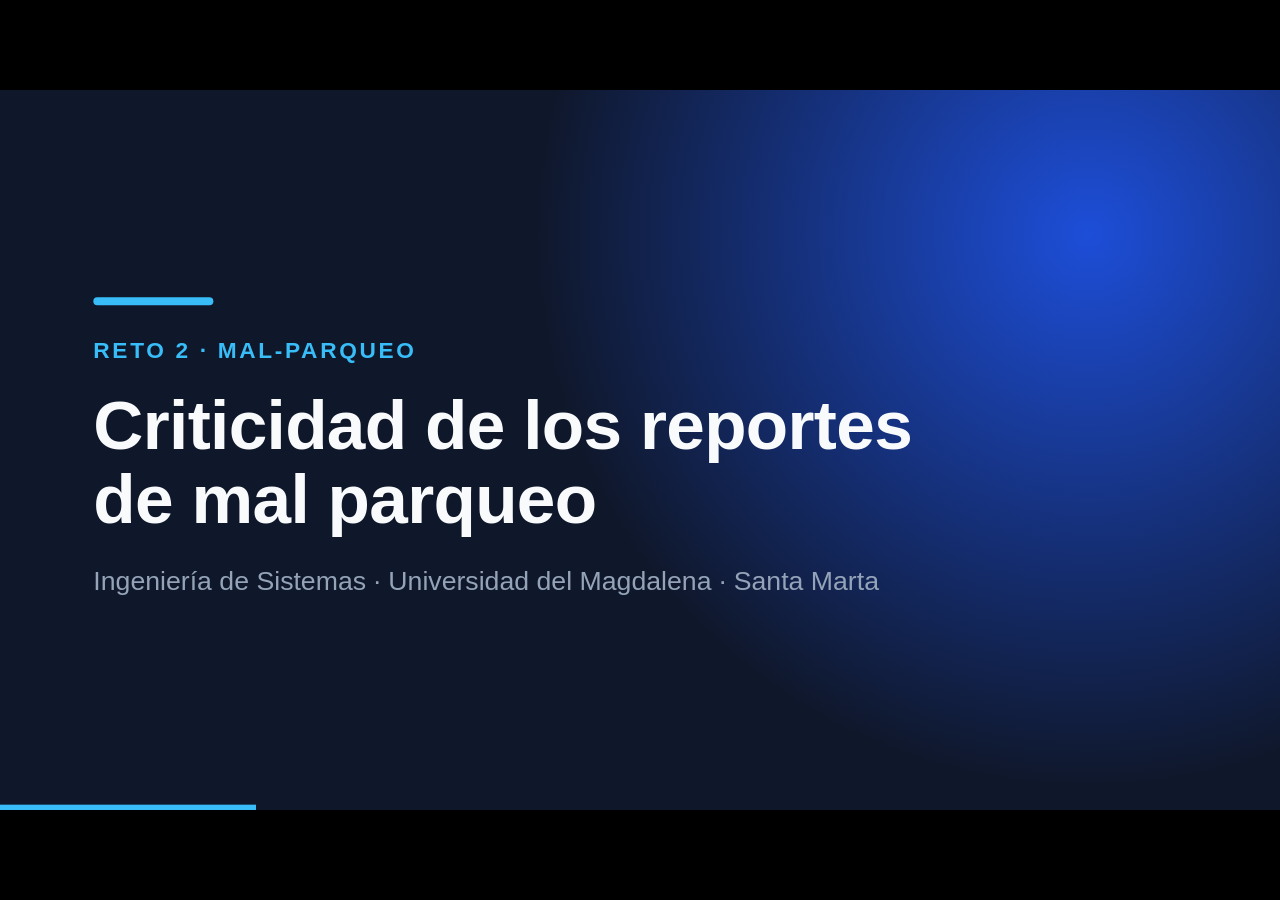
<file: documentos/sustentacion/slides-criticidad.html>
<!DOCTYPE html>
<html lang="es-CO">
<head>
<meta charset="utf-8">
<meta name="viewport" content="width=device-width, initial-scale=1">
<title>Criticidad de los reportes de mal parqueo</title>
<style>
  :root{
    --bg:#0f172a; --panel:#1e293b; --ink:#f8fafc; --muted:#94a3b8;
    --accent:#38bdf8; --alto:#ef4444; --medio:#f59e0b; --bajo:#22c55e;
  }
  *{box-sizing:border-box;margin:0;padding:0}
  html,body{height:100%;background:#000;overflow:hidden;
    font-family:"Segoe UI",Roboto,"Helvetica Neue",Arial,sans-serif;color:var(--ink)}
  #stage{position:absolute;left:50%;top:50%;width:1920px;height:1080px;
    transform-origin:center center;background:var(--bg)}
  .slide{position:absolute;inset:0;padding:110px 140px 120px;display:none;flex-direction:column}
  .slide.active{display:flex}
  .body{flex:1;display:flex;flex-direction:column;justify-content:center;padding-bottom:40px}
  h1{font-size:104px;line-height:1.08;font-weight:800;letter-spacing:-1px}
  h2{font-size:72px;font-weight:800;margin-bottom:56px;letter-spacing:-.5px}
  h2 .tag{color:var(--accent)}
  .kicker{font-size:34px;color:var(--accent);font-weight:700;text-transform:uppercase;letter-spacing:4px;margin-bottom:36px}
  .sub{font-size:40px;color:var(--muted);margin-top:44px}
  .footer{position:absolute;left:140px;right:140px;bottom:50px;display:flex;justify-content:space-between;
    font-size:24px;color:var(--muted)}
  /* Title */
  .title{justify-content:center;background:radial-gradient(circle at 85% 20%,#1d4ed8 0,transparent 45%),var(--bg)}
  .title .bar{width:180px;height:12px;background:var(--accent);border-radius:6px;margin-bottom:48px}
  /* Formula */
  .formula{display:flex;align-items:stretch;gap:28px}
  .term{flex:1;background:var(--panel);border-radius:28px;padding:48px 48px;border-top:10px solid var(--accent)}
  .term h3{font-size:52px;margin-bottom:28px}
  .term p{font-size:44px;line-height:1.6;color:#cbd5e1}
  .term b{color:var(--ink);font-size:52px}
  .op{font-size:90px;font-weight:800;color:var(--accent);align-self:center}
  .levels{display:flex;gap:28px;margin-top:64px}
  .lvl{flex:1;border-radius:22px;padding:34px;text-align:center;font-size:44px;font-weight:700;color:#0f172a}
  .lvl span{font-weight:500}
  /* OSM */
  .osm{display:flex;gap:28px;align-items:stretch}
  .chip{background:var(--panel);border-radius:28px;padding:44px 44px;flex:1;display:flex;flex-direction:column;justify-content:center}
  .chip .lbl{font-size:30px;color:var(--muted);margin-bottom:14px}
  .chip .val{font-size:58px;font-weight:800}
  .chip .eq{margin-top:16px}
  .arrow{align-self:center;font-size:90px;color:var(--accent);font-weight:800}
  .strike{color:var(--alto)} .ok{color:var(--bajo)}
  .eq{font-size:36px;color:#cbd5e1;margin-top:56px;line-height:1.5}
  .eq b{color:var(--ink)}
  .note{margin-top:40px;font-size:36px;color:var(--muted)}
  /* Before / after */
  .ba{display:flex;flex-direction:column;gap:64px}
  .row{display:flex;align-items:center;gap:36px}
  .row .name{width:260px;font-size:48px;font-weight:700}
  .stack{flex:1;height:150px;display:flex;border-radius:18px;overflow:hidden;background:#334155}
  .seg{display:flex;align-items:center;justify-content:center;font-size:48px;font-weight:800;color:#0f172a}
  .pts{width:320px;text-align:right;font-size:80px;font-weight:800}
  .pts small{font-size:30px;color:var(--muted);font-weight:500}
  .legend{display:flex;gap:44px;font-size:32px;color:#cbd5e1;margin-top:10px}
  .legend i{display:inline-block;width:30px;height:30px;border-radius:8px;margin-right:12px;vertical-align:-4px}
  .delta{margin-top:30px;font-size:40px;color:var(--muted)}
  .delta b{color:var(--accent)}
  /* Ranking */
  .rank{display:flex;flex-direction:column;gap:16px}
  .r{display:flex;align-items:center;gap:28px}
  .r .id{width:170px;font-size:38px;font-weight:700}
  .r .track{flex:1;height:66px}
  .r .fill{height:100%;border-radius:12px;background:var(--accent);display:flex;align-items:center;
    justify-content:flex-end;padding-right:18px;font-size:34px;font-weight:800;color:#0f172a;min-width:80px}
  .r:first-child .fill{background:var(--alto);color:#fff}
  /* nav */
  #prog{position:absolute;left:0;bottom:0;height:8px;background:var(--accent);transition:width .3s}
</style>
</head>
<body>
<div id="stage">

  <section class="slide title">
    <div class="bar"></div>
    <div class="kicker">Reto 2 · mal-parqueo</div>
    <h1>Criticidad de los reportes<br>de mal parqueo</h1>
    <div class="sub">Ingeniería de Sistemas · Universidad del Magdalena · Santa Marta</div>
  </section>

  <section class="slide">
    <h2>¿Cómo se calcula el <span class="tag">puntaje</span>?</h2>
    <div class="body">
    <div class="formula">
      <div class="term"><h3>Categoría</h3><p>Doble fila <b>3</b><br>Andén <b>2</b></p></div>
      <div class="op">+</div>
      <div class="term"><h3>Tipo de vía</h3><p>Arterial <b>3</b><br>Secundaria <b>1</b></p></div>
      <div class="op">+</div>
      <div class="term"><h3>Franja</h3><p>Pico <b>3</b><br>Valle <b>1</b></p></div>
    </div>
    <div class="levels">
      <div class="lvl" style="background:var(--bajo)">Bajo <span>0–4</span></div>
      <div class="lvl" style="background:var(--medio)">Medio <span>5–6</span></div>
      <div class="lvl" style="background:var(--alto);color:#fff">Alto <span>7–9</span></div>
    </div>
    </div>
  </section>

  <section class="slide">
    <h2>Corrección con <span class="tag">OpenStreetMap</span></h2>
    <div class="body">
    <div class="osm">
      <div class="chip">
        <div class="lbl">9 tramos · UNI-01…09</div>
        <div class="val strike">Arterial</div>
      </div>
      <div class="arrow">→</div>
      <div class="chip">
        <div class="lbl">OSM · vía 314669784</div>
        <div class="val">Calle 29H3</div>
        <div class="eq">highway=<b>residential</b></div>
      </div>
      <div class="arrow">→</div>
      <div class="chip">
        <div class="lbl">Reclasificados como</div>
        <div class="val ok">Secundaria</div>
      </div>
    </div>
    <div class="eq">primary / trunk = <b>arterial</b> · secondary / tertiary / residential = <b>secundaria</b></div>
    <div class="note">Pesos y rangos no se cambiaron.</div>
    </div>
  </section>

  <section class="slide">
    <h2>Antes <span class="tag">vs</span> después</h2>
    <div class="body">
    <div class="ba">
      <div class="row">
        <div class="name">Antes</div>
        <div class="stack"><div class="seg" style="width:100%;background:var(--alto);color:#fff">30 Alto</div></div>
        <div class="pts">243 <small>pts</small></div>
      </div>
      <div class="row">
        <div class="name">Después</div>
        <div class="stack">
          <div class="seg" style="width:26.67%;background:var(--alto);color:#fff">8 Alto</div>
          <div class="seg" style="width:73.33%;background:var(--medio)">22 Medio</div>
        </div>
        <div class="pts">183 <small>pts</small></div>
      </div>
    </div>
    <div class="legend" style="margin-top:56px">
      <span><i style="background:var(--alto)"></i>Alto</span>
      <span><i style="background:var(--medio)"></i>Medio</span>
      <span><i style="background:var(--bajo)"></i>Bajo (0 en ambos casos)</span>
    </div>
    </div>
  </section>

  <section class="slide">
    <h2>Ranking de tramos por <span class="tag">puntaje</span></h2>
    <div class="rank" id="rank"></div>
  </section>

  <div id="prog"></div>
</div>

<script>
(function(){
  var data=[["UNI-04",50],["UNI-03",33],["UNI-05",25],["UNI-07",23],["UNI-02",22],
            ["UNI-09",12],["UNI-06",7],["UNI-08",6],["UNI-01",5]];
  var max=50, rank=document.getElementById('rank');
  data.forEach(function(d){
    var r=document.createElement('div'); r.className='r';
    r.innerHTML='<div class="id">'+d[0]+'</div><div class="track"><div class="fill" style="width:'+
      (d[1]/max*100)+'%">'+d[1]+'</div></div>';
    rank.appendChild(r);
  });

  var slides=[].slice.call(document.querySelectorAll('.slide')), i=0;
  var stage=document.getElementById('stage'), prog=document.getElementById('prog');
  function fit(){
    var s=Math.min(window.innerWidth/1920, window.innerHeight/1080);
    stage.style.transform='translate(-50%,-50%) scale('+s+')';
  }
  function show(n){
    i=Math.max(0,Math.min(slides.length-1,n));
    slides.forEach(function(s,k){s.classList.toggle('active',k===i)});
    prog.style.width=((i+1)/slides.length*100)+'%';
    if(location.hash!=='#'+(i+1)) history.replaceState(null,'','#'+(i+1));
  }
  document.addEventListener('keydown',function(e){
    if(['ArrowRight','ArrowDown','PageDown',' ','Enter'].indexOf(e.key)>=0){e.preventDefault();show(i+1)}
    else if(['ArrowLeft','ArrowUp','PageUp','Backspace'].indexOf(e.key)>=0){e.preventDefault();show(i-1)}
    else if(e.key==='Home')show(0);
    else if(e.key==='End')show(slides.length-1);
    else if(e.key==='f'||e.key==='F'){if(document.fullscreenElement)document.exitFullscreen();else document.documentElement.requestFullscreen&&document.documentElement.requestFullscreen()}
  });
  document.addEventListener('click',function(e){ show(e.clientX < window.innerWidth/3 ? i-1 : i+1) });
  window.addEventListener('resize',fit);
  fit();
  show((parseInt(location.hash.slice(1),10)||1)-1);
})();
</script>
</body>
</html>
</file>
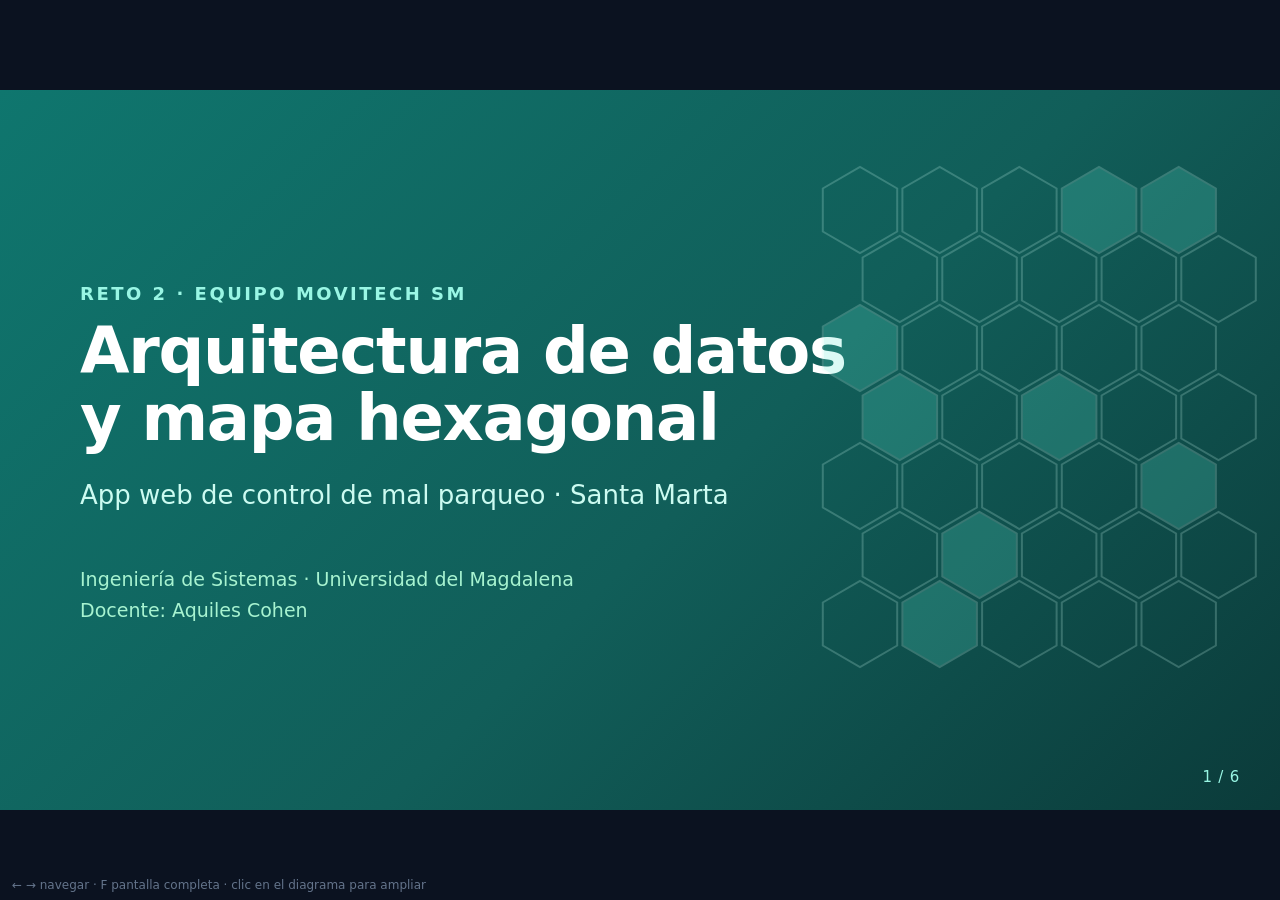
<file: documentos/sustentacion/slides-datos.html>
<!DOCTYPE html>
<html lang="es-CO">
<head>
<meta charset="utf-8">
<meta name="viewport" content="width=device-width, initial-scale=1">
<title>Arquitectura de datos y mapa hexagonal · MoviTech SM · Reto 2</title>
<style>
:root{
  --ink:#0f172a; --muted:#64748b; --line:#e2e8f0; --bg:#f8fafc;
  --teal:#0f766e; --teal2:#14b8a6; --tealbg:#ccfbf1;
  --alto:#dc2626; --medio:#f59e0b; --bajo:#16a34a;
}
*{box-sizing:border-box;margin:0;padding:0}
html,body{height:100%;background:#0b1220;overflow:hidden}
body{font-family:"Segoe UI",system-ui,-apple-system,Roboto,"Helvetica Neue",Arial,"Noto Sans",sans-serif;color:var(--ink)}
#stage{position:absolute;left:50%;top:50%;width:1280px;height:720px;transform-origin:center center}
.slide{position:absolute;inset:0;background:#fff;padding:64px 80px 56px;display:none;overflow:hidden}
.slide.active{display:flex;flex-direction:column}
.slide::after{content:attr(data-n);position:absolute;right:40px;bottom:24px;font-size:15px;color:var(--muted);letter-spacing:.05em}
.foot{position:absolute;left:80px;bottom:24px;font-size:15px;color:var(--muted)}
.kicker{font-size:18px;font-weight:600;letter-spacing:.14em;text-transform:uppercase;color:var(--teal);margin-bottom:14px}
h1{font-size:64px;line-height:1.05;font-weight:800;letter-spacing:-.02em}
h2{font-size:44px;line-height:1.1;font-weight:800;letter-spacing:-.015em;margin-bottom:34px}
code,.mono{font-family:ui-monospace,"Cascadia Code",Consolas,"DejaVu Sans Mono",monospace;font-size:.9em;background:#f1f5f9;padding:1px 6px;border-radius:6px}

/* 1 título */
.title{background:linear-gradient(135deg,#0f766e 0%,#115e59 55%,#0b3b3a 100%);color:#fff;justify-content:center}
.title .kicker{color:#99f6e4}
.title h1{max-width:820px}
.title .sub{margin-top:28px;font-size:26px;color:#ccfbf1}
.title .meta{margin-top:54px;font-size:19px;color:#a7f3d0;line-height:1.6}
.title::after{color:#99f6e4}
.title svg.deco{position:absolute;right:-40px;top:70px;opacity:.22}

/* 2 dónde viven */
.cols{display:flex;gap:28px;align-items:stretch;flex:1}
.panel{border:2px solid var(--line);border-radius:20px;padding:26px 28px;background:var(--bg)}
.files{display:grid;grid-template-columns:1fr 1fr;gap:16px;flex:2}
.file{background:#fff;border:2px solid var(--line);border-radius:16px;padding:20px 22px}
.file b{display:block;font-family:ui-monospace,Consolas,"DejaVu Sans Mono",monospace;font-size:22px;color:var(--teal);margin-bottom:8px}
.file span{font-size:19px;color:#334155;line-height:1.35}
.ls{flex:1;background:#fff7ed;border-color:#fed7aa;display:flex;flex-direction:column;justify-content:center}
.ls b{font-family:ui-monospace,Consolas,"DejaVu Sans Mono",monospace;font-size:22px;color:#c2410c;display:block;margin:8px 0 10px}
.ls span{font-size:19px;color:#334155;line-height:1.4}
.tag{display:inline-block;font-size:14px;font-weight:700;letter-spacing:.1em;text-transform:uppercase;color:var(--muted)}
.bottomline{margin-top:24px;font-size:22px;color:#334155}
.bottomline strong{color:var(--teal)}

/* 3 diagrama */
.diagram{padding:14px 14px 14px 56px;flex-direction:row!important;gap:28px;align-items:center}
.diagram .side{width:340px;flex:none}
.diagram h2{font-size:40px;margin-bottom:26px}
.diagram .imgwrap{flex:1;height:100%;display:flex;justify-content:center;align-items:center;min-height:0}
.diagram img{max-height:100%;max-width:100%;cursor:zoom-in}
.caption{font-size:22px;line-height:1.45;color:#334155}
.caption p{margin-bottom:16px}
.caption b{color:var(--teal)}
.caption .zh{font-size:15px;color:var(--muted)}
#zoom{position:fixed;inset:0;background:rgba(255,255,255,.98);display:none;overflow:auto;cursor:zoom-out;z-index:10}
#zoom img{display:block;margin:0 auto;width:min(1568px,100vw)}
#zoom.on{display:block}

/* 4 fotos y duplicados */
.two{display:grid;grid-template-columns:1fr 1fr;gap:32px;align-items:start}
.card{border-radius:22px;padding:30px 34px;background:var(--bg);border:2px solid var(--line)}
.card h3{font-size:28px;margin-bottom:20px;display:flex;align-items:center;gap:12px}
.card ul{list-style:none}
.card li{font-size:24px;line-height:1.35;padding:10px 0 10px 34px;position:relative;color:#1e293b}
.card li::before{content:"";position:absolute;left:4px;top:19px;width:14px;height:14px;border-radius:4px;background:var(--teal2)}
.card.dup li::before{background:#f97316}
.ico{width:40px;height:40px;border-radius:12px;display:inline-grid;place-items:center;color:#fff;font-size:22px;background:var(--teal)}
.dup .ico{background:#ea580c}

/* 5 hexágonos */
.hexgrid{display:grid;grid-template-columns:430px 1fr;gap:48px;align-items:center;margin-top:30px}
.figs{display:flex;flex-direction:column;gap:14px;align-items:center}
.figs .lbl{font-size:17px;color:var(--muted);text-align:center}
.points{list-style:none}
.points li{font-size:25px;line-height:1.3;padding:11px 0 11px 40px;position:relative}
.points li::before{content:"";position:absolute;left:0;top:15px;width:22px;height:24px;background:var(--teal2);clip-path:polygon(50% 0,100% 25%,100% 75%,50% 100%,0 75%,0 25%)}
.points small{color:var(--muted);font-size:18px}

/* 6 criticidad */
.nums{display:grid;grid-template-columns:repeat(4,1fr);gap:22px;margin-bottom:30px}
.num{border-radius:22px;padding:22px 26px;color:#fff}
.num .v{font-size:86px;font-weight:800;line-height:1}
.num .k{font-size:22px;font-weight:600;margin-top:8px;opacity:.95}
.num .r{font-size:16px;opacity:.85;margin-top:2px}
.n-alto{background:var(--alto)} .n-medio{background:var(--medio)} .n-bajo{background:var(--bajo)}
.n-tot{background:var(--ink)}
.bar{display:flex;height:16px;border-radius:8px;overflow:hidden;margin:-12px 0 28px}
.bar i{display:block}
.lims{display:grid;grid-template-columns:1fr 1fr;gap:24px}
.lim{border-left:6px solid var(--teal);background:var(--bg);border-radius:0 16px 16px 0;padding:16px 22px;font-size:20px;line-height:1.35;color:#1e293b}
.lim b{display:block;font-size:15px;letter-spacing:.12em;text-transform:uppercase;color:var(--teal);margin-bottom:6px}

#hint{position:fixed;left:12px;bottom:8px;color:#64748b;font:12px system-ui,sans-serif;z-index:5}
@media print{#hint{display:none}}
</style>
</head>
<body>
<div id="stage">

<!-- 1 -->
<section class="slide title" data-n="1 / 6">
  <svg class="deco" width="520" height="560" viewBox="0 0 520 560" aria-hidden="true" id="decohex"></svg>
  <div class="kicker">Reto 2 · Equipo MoviTech SM</div>
  <h1>Arquitectura de datos y mapa hexagonal</h1>
  <div class="sub">App web de control de mal parqueo · Santa Marta</div>
  <div class="meta">Ingeniería de Sistemas · Universidad del Magdalena<br>Docente: Aquiles Cohen</div>
</section>

<!-- 2 -->
<section class="slide" data-n="2 / 6">
  <div class="kicker">Sin servidor · sin base de datos en línea</div>
  <h2>¿Dónde viven los datos?</h2>
  <div class="cols">
    <div class="panel files" style="padding:22px">
      <div class="file"><b>config.json</b><span>Ciudad, zona activa, centro y zoom del mapa</span></div>
      <div class="file"><b>vias.json</b><span>9 segmentos de vía: UNI-01 … UNI-09 (Calle 29H)</span></div>
      <div class="file"><b>criterios.json</b><span>Pesos y rangos de la criticidad</span></div>
      <div class="file"><b>reportes.json</b><span>Base precargada: 30 reportes con foto</span></div>
    </div>
    <div class="panel ls">
      <span class="tag">Navegador de cada usuario</span>
      <b>localStorage<br>reportes_locales</b>
      <span>Reportes creados en ese navegador + los importados</span>
    </div>
  </div>
  <div class="bottomline">Al abrir: se cargan los JSON, se <strong>juntan las dos fuentes</strong>, se quitan repetidos por ID y se pinta el mapa.</div>
</section>

<!-- 3 -->
<section class="slide diagram" data-n="3 / 6">
  <div class="side">
    <div class="kicker">Modelo de datos</div>
    <h2>Diagrama entidad-relación</h2>
    <div class="caption">
      <p>Cada <b>reporte</b> → un <b>segmento de vía</b> (a ≤ 25 m)</p>
      <p><b>puntaje</b> = categoría + vía + franja <span style="white-space:nowrap">(<code>criterios.json</code>)</span></p>
      <p class="zh">Clic en el diagrama (o Z) para ampliar</p>
    </div>
  </div>
  <div class="imgwrap"><img src="arquitectura-datos.png" alt="Diagrama entidad-relación de los datos: CONFIG_JSON, ZONA, VIA_SEGMENTO, CRITERIOS_JSON, REPORTES_JSON, LOCALSTORAGE y REPORTE" title="Clic para ampliar"></div>
</section>

<!-- 4 -->
<section class="slide" data-n="4 / 6">
  <div class="kicker">Privacidad e intercambio</div>
  <h2>Fotos y duplicados</h2>
  <div class="two">
    <div class="card">
      <h3><span class="ico">▣</span>Foto dentro del reporte</h3>
      <ul>
        <li>Texto Base64 en el campo <code>foto</code></li>
        <li>Máximo 800 px por el lado más largo</li>
        <li>Placas y rostros pixelados</li>
        <li>El original no se guarda</li>
      </ul>
    </div>
    <div class="card dup">
      <h3><span class="ico">⇄</span>Intercambio JSON</h3>
      <ul>
        <li>Exportar / importar un archivo JSON entre celulares</li>
        <li>Deduplicación por <b>id exacto</b></li>
        <li>Gana el primero que aparece</li>
        <li>Un duplicado no sobrescribe</li>
      </ul>
    </div>
  </div>
</section>

<!-- 5 -->
<section class="slide" data-n="5 / 6">
  <div class="kicker">Mapa de criticidad</div>
  <h2>¿Por qué hexágonos de 50 m?</h2>
  <div class="hexgrid">
    <div class="figs">
      <svg id="cmp" width="430" height="230" viewBox="0 0 430 230" role="img" aria-label="Hexágono: 6 vecinos a la misma distancia. Cuadrado: vecinos a 1 y a 1,41"></svg>
      <div class="lbl">Hexágono: 6 vecinos a la misma distancia · Cuadrado: 1 vs 1,41</div>
    </div>
    <ul class="points">
      <li>Casillas iguales → zonas comparables</li>
      <li>Un número por zona <small>(el mapa de calor no da número)</small></li>
      <li>50 m ≈ un tramo de calle</li>
      <li>Malla propia con fórmulas de Red Blob Games <small>(H3 de Uber: solo referencia)</small></li>
    </ul>
  </div>
</section>

<!-- 6 -->
<section class="slide" data-n="6 / 6">
  <div class="kicker">30 reportes · 9 tramos de la Calle 29H</div>
  <h2>Criticidad actual</h2>
  <div class="nums">
    <div class="num n-alto"><div class="v">8</div><div class="k">Alto</div><div class="r">7–9 puntos</div></div>
    <div class="num n-medio"><div class="v">22</div><div class="k">Medio</div><div class="r">5–6 puntos</div></div>
    <div class="num n-bajo"><div class="v">0</div><div class="k">Bajo</div><div class="r">0–4 puntos</div></div>
    <div class="num n-tot"><div class="v">183</div><div class="k">puntos en total</div><div class="r">suma de los 30 reportes</div></div>
  </div>
  <div class="bar"><i style="width:26.67%;background:var(--alto)"></i><i style="width:73.33%;background:var(--medio)"></i></div>
  <div class="lims">
    <div class="lim"><b>Limitación</b>Pocos datos: una celda con 1 o 2 reportes no es estadísticamente significativa.</div>
    <div class="lim"><b>Limitación</b>Sin backend: cada navegador tiene su lista; se comparte pasando archivos JSON a mano.</div>
  </div>
</section>

</div>
<div id="zoom" title="Clic o Esc para cerrar"><img src="arquitectura-datos.png" alt="Diagrama entidad-relación ampliado"></div>
<div id="hint">← → navegar · F pantalla completa · clic en el diagrama para ampliar</div>

<script>
(function(){
  var slides=[].slice.call(document.querySelectorAll('.slide'));
  var i=0, stage=document.getElementById('stage'), zoom=document.getElementById('zoom');
  function fromHash(){var n=parseInt(location.hash.slice(1),10);return (n>=1&&n<=slides.length)?n-1:0;}
  function show(n){i=Math.max(0,Math.min(slides.length-1,n));slides.forEach(function(s,k){s.classList.toggle('active',k===i);});
    if(location.hash!=='#'+(i+1)) history.replaceState(null,'','#'+(i+1));}
  function fit(){var s=Math.min(innerWidth/1280,innerHeight/720);stage.style.transform='translate(-50%,-50%) scale('+s+')';}
  addEventListener('resize',fit); fit(); show(fromHash());
  addEventListener('hashchange',function(){show(fromHash());});
  addEventListener('keydown',function(e){
    if(zoom.classList.contains('on')){ if(e.key==='Escape'||e.key==='Enter'||e.key===' ') zoom.classList.remove('on'); return; }
    if(['ArrowRight','ArrowDown','PageDown',' ','Enter'].indexOf(e.key)>=0){e.preventDefault();show(i+1);}
    else if(['ArrowLeft','ArrowUp','PageUp','Backspace'].indexOf(e.key)>=0){e.preventDefault();show(i-1);}
    else if(e.key==='Home') show(0); else if(e.key==='End') show(slides.length-1);
    else if(e.key==='f'||e.key==='F'){ if(!document.fullscreenElement) document.documentElement.requestFullscreen&&document.documentElement.requestFullscreen(); else document.exitFullscreen(); }
    else if((e.key==='z'||e.key==='Z')&&i===2) zoom.classList.add('on');
  });
  document.querySelector('.diagram img').addEventListener('click',function(){zoom.classList.add('on');});
  zoom.addEventListener('click',function(){zoom.classList.remove('on');});

  // SVG helpers
  var NS='http://www.w3.org/2000/svg';
  function el(svg,tag,attrs,text){var e=document.createElementNS(NS,tag);for(var k in attrs)e.setAttribute(k,attrs[k]);if(text!=null)e.textContent=text;svg.appendChild(e);return e;}
  function hexPts(cx,cy,R){var p=[];for(var k=0;k<6;k++){var a=Math.PI/180*(60*k-30);p.push((cx+R*Math.cos(a)).toFixed(1)+','+(cy+R*Math.sin(a)).toFixed(1));}return p.join(' ');}

  // Comparison figure
  var c=document.getElementById('cmp'), R=34, d=Math.sqrt(3)*R, cx=110, cy=115;
  for(var k=0;k<6;k++){var a=Math.PI/3*k;el(c,'polygon',{points:hexPts(cx+d*Math.cos(a),cy+d*Math.sin(a),R),fill:'#ccfbf1',stroke:'#0f766e','stroke-width':2});}
  el(c,'polygon',{points:hexPts(cx,cy,R),fill:'#14b8a6',stroke:'#0f766e','stroke-width':2});
  for(k=0;k<6;k++){a=Math.PI/3*k;el(c,'line',{x1:cx,y1:cy,x2:cx+d*Math.cos(a),y2:cy+d*Math.sin(a),stroke:'#0f172a','stroke-width':2});el(c,'circle',{cx:cx+d*Math.cos(a),cy:cy+d*Math.sin(a),r:4,fill:'#0f172a'});}
  el(c,'circle',{cx:cx,cy:cy,r:5,fill:'#0f172a'});
  // squares
  var S=56, sx=320, sy=115;
  for(var gx=-1;gx<=1;gx++)for(var gy=-1;gy<=1;gy++){el(c,'rect',{x:sx+gx*S-S/2,y:sy+gy*S-S/2,width:S,height:S,fill:(gx||gy)?'#f1f5f9':'#94a3b8',stroke:'#475569','stroke-width':2});}
  el(c,'line',{x1:sx,y1:sy,x2:sx+S,y2:sy,stroke:'#0f172a','stroke-width':2.5});
  el(c,'line',{x1:sx,y1:sy,x2:sx+S,y2:sy-S,stroke:'#dc2626','stroke-width':2.5});
  el(c,'circle',{cx:sx,cy:sy,r:5,fill:'#0f172a'});
  el(c,'text',{x:sx+S/2,y:sy+22,'text-anchor':'middle','font-size':18,'font-weight':700,fill:'#0f172a'},'1');
  el(c,'text',{x:sx+S+8,y:sy-S+6,'font-size':18,'font-weight':700,fill:'#dc2626'},'1,41');

  // Deco on title
  var dsv=document.getElementById('decohex'), r=46, w=Math.sqrt(3)*r;
  for(var row=0;row<7;row++)for(var col=0;col<5;col++){var x=60+col*w+(row%2?w/2:0), y=50+row*1.5*r;
    el(dsv,'polygon',{points:hexPts(x,y,r-3),fill:((row*5+col)%7===3||(row*5+col)%11===4)?'#5eead4':'none',stroke:'#ccfbf1','stroke-width':2});}
})();
</script>
</body>
</html>
</file>
